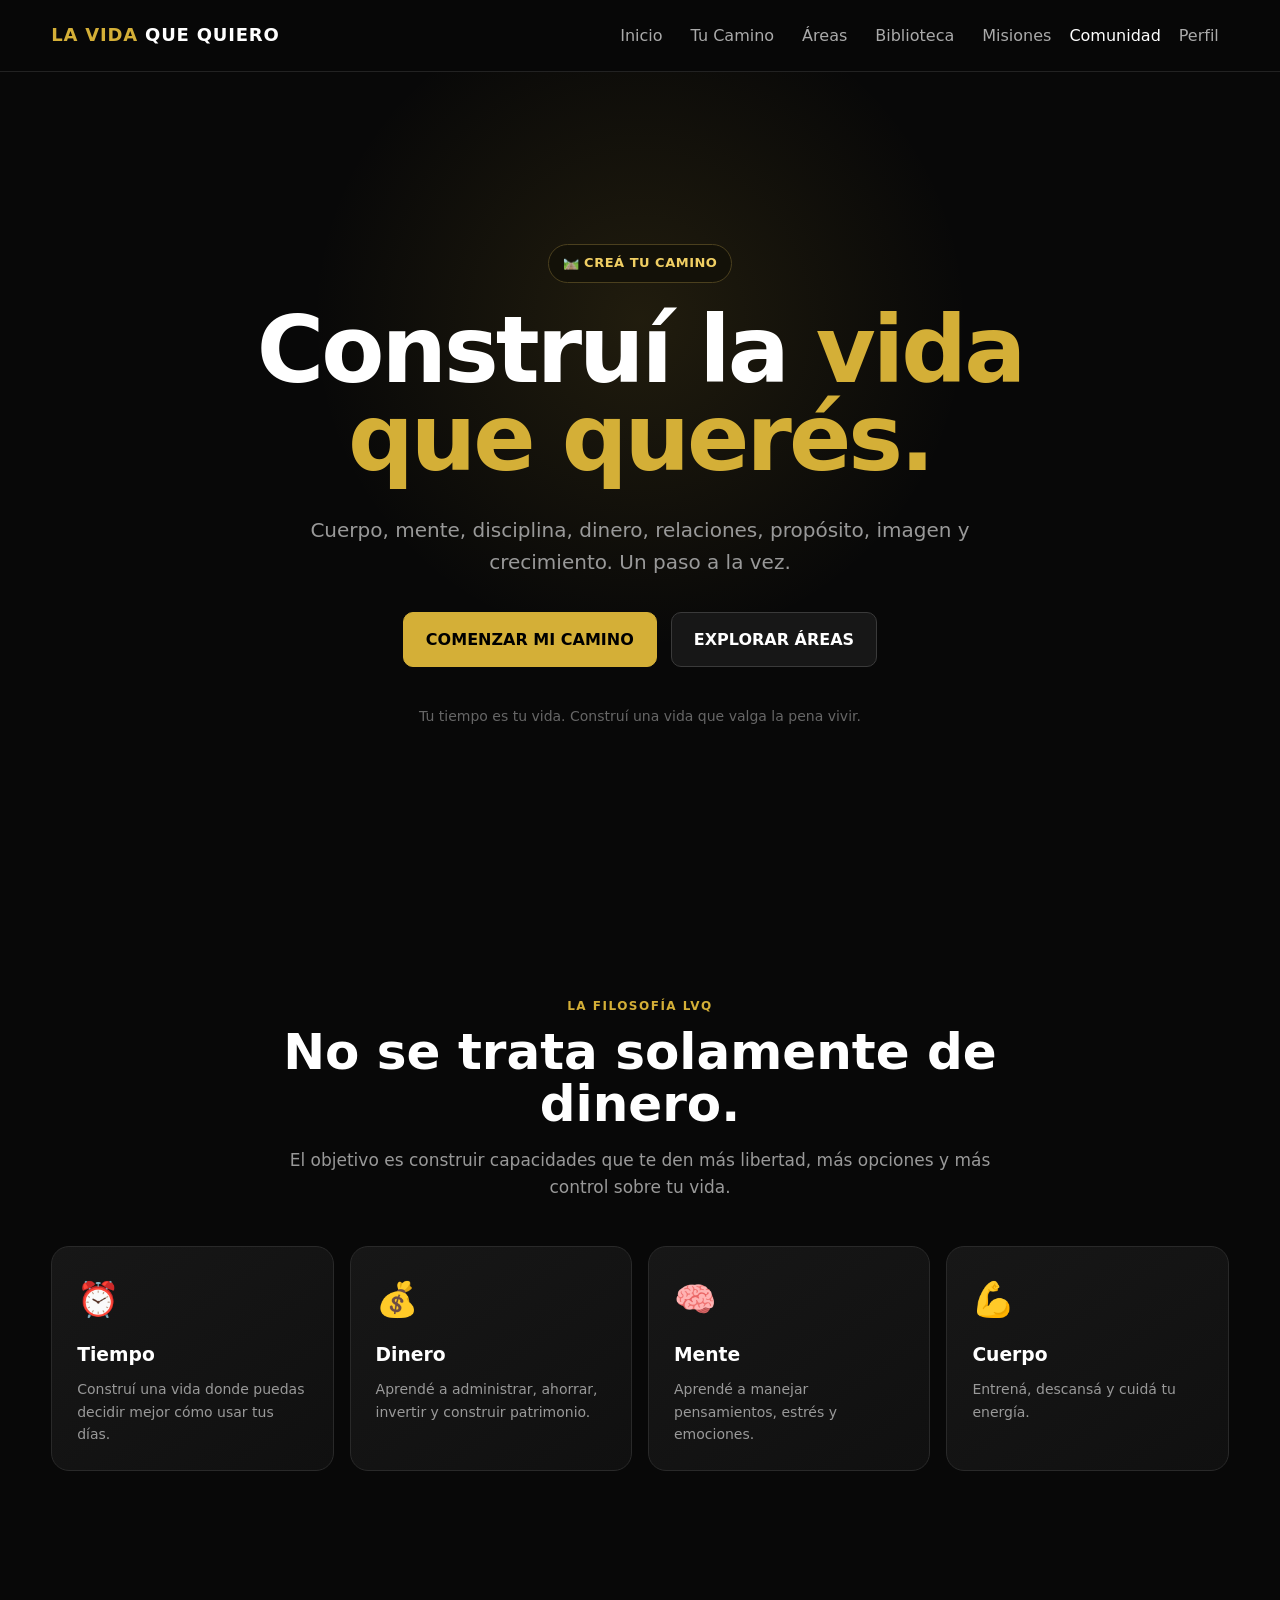
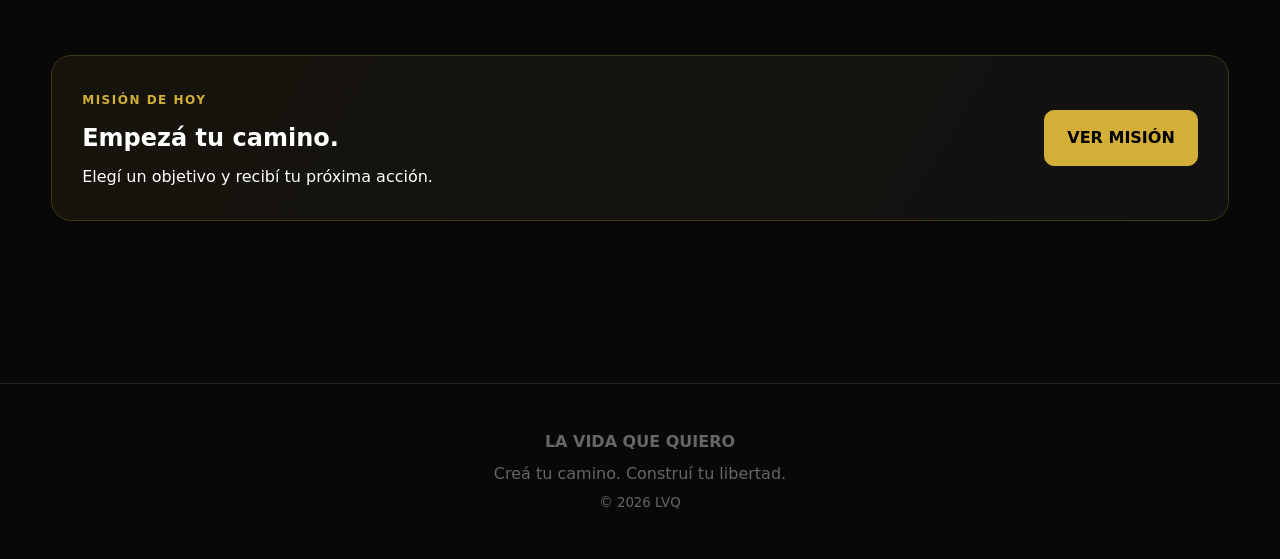
<file: index.html>
<!DOCTYPE html>
<html lang="es">
<head>
  <meta charset="UTF-8">
  <meta name="viewport" content="width=device-width, initial-scale=1.0">
  <meta name="description" content="La Vida Que Quiero - Creá tu camino.">
  <title>La Vida Que Quiero</title>
  <link rel="stylesheet" href="style.css">
</head>

<body>

<header class="topbar">
  <a href="#" class="brand" onclick="showPage('inicio'); return false;">
    <span>LA VIDA</span> QUE QUIERO
  </a>

  <nav class="desktop-nav">
    <button onclick="showPage('inicio')">Inicio</button>
    <button onclick="showPage('camino')">Tu Camino</button>
    <button onclick="showPage('areas')">Áreas</button>
    <button onclick="showPage('biblioteca')">Biblioteca</button>
    <button onclick="showPage('misiones')">Misiones</button>
    <a href="comunidad.html">Comunidad</a>
    <button onclick="showPage('perfil')">Perfil</button>
  </nav>

  <button class="mobile-menu-btn" onclick="toggleMobileMenu()">☰</button>
</header>

<div class="mobile-menu" id="mobileMenu">
  <button onclick="showPage('inicio'); toggleMobileMenu()">Inicio</button>
  <button onclick="showPage('camino'); toggleMobileMenu()">Tu Camino</button>
  <button onclick="showPage('areas'); toggleMobileMenu()">Áreas</button>
  <button onclick="showPage('biblioteca'); toggleMobileMenu()">Biblioteca</button>
  <button onclick="showPage('misiones'); toggleMobileMenu()">Misiones</button>
  <a href="comunidad.html">Comunidad</a>
  <button onclick="showPage('perfil'); toggleMobileMenu()">Perfil</button>
</div>

<main>

<!-- ================= INICIO ================= -->

<section class="page active" id="page-inicio">

  <div class="hero">
    <div class="container hero-content">

      <div class="hero-badge">🛤️ CREÁ TU CAMINO</div>

      <h1>
        Construí la
        <span>vida que querés.</span>
      </h1>

      <p class="hero-text">
        Cuerpo, mente, disciplina, dinero, relaciones,
        propósito, imagen y crecimiento.
        Un paso a la vez.
      </p>

      <div class="hero-actions">
        <button class="primary-btn" onclick="openOnboarding()">
          COMENZAR MI CAMINO
        </button>

        <button class="secondary-btn" onclick="showPage('areas')">
          EXPLORAR ÁREAS
        </button>
      </div>

      <p class="hero-quote">
        Tu tiempo es tu vida. Construí una vida que valga la pena vivir.
      </p>

    </div>
  </div>


  <div class="container section">

    <div class="section-heading">
      <span class="eyebrow">LA FILOSOFÍA LVQ</span>

      <h2>No se trata solamente de dinero.</h2>

      <p>
        El objetivo es construir capacidades que te den más libertad,
        más opciones y más control sobre tu vida.
      </p>
    </div>


    <div class="feature-grid">

      <article class="feature-card">
        <div class="feature-icon">⏰</div>
        <h3>Tiempo</h3>
        <p>
          Construí una vida donde puedas decidir mejor cómo usar tus días.
        </p>
      </article>

      <article class="feature-card">
        <div class="feature-icon">💰</div>
        <h3>Dinero</h3>
        <p>
          Aprendé a administrar, ahorrar, invertir y construir patrimonio.
        </p>
      </article>

      <article class="feature-card">
        <div class="feature-icon">🧠</div>
        <h3>Mente</h3>
        <p>
          Aprendé a manejar pensamientos, estrés y emociones.
        </p>
      </article>

      <article class="feature-card">
        <div class="feature-icon">💪</div>
        <h3>Cuerpo</h3>
        <p>
          Entrená, descansá y cuidá tu energía.
        </p>
      </article>

    </div>

  </div>


  <div class="container section">

    <div class="daily-preview">

      <div>
        <span class="eyebrow">MISIÓN DE HOY</span>
        <h2 id="homeMissionTitle">Empezá tu camino.</h2>
        <p id="homeMissionText">
          Elegí un objetivo y recibí tu próxima acción.
        </p>
      </div>

      <button class="primary-btn" onclick="openDailyMission()">
        VER MISIÓN
      </button>

    </div>

  </div>

</section>


<!-- ================= CAMINO ================= -->

<section class="page" id="page-camino">

  <div class="container section">

    <div class="section-heading left">

      <span class="eyebrow">TU CAMINO</span>

      <h2 id="pathGreeting">Creá tu camino.</h2>

      <p id="pathDescription">
        Elegí un objetivo y empezá a avanzar.
      </p>

    </div>


    <div class="dashboard-grid">

      <div class="dashboard-card large">
        <span>🔥 Actividad</span>

        <strong id="statStreak">0</strong>

        <div class="progress-track">
          <div class="progress-fill" id="streakProgress"></div>
        </div>

        <small>Días con acciones completadas.</small>
      </div>

      <div class="dashboard-card">
        <span>⭐ XP</span>
        <strong id="statXp">0</strong>
        <small>Experiencia</small>
      </div>

      <div class="dashboard-card">
        <span>🏆 Nivel</span>
        <strong id="statLevel">1</strong>
        <small id="statLevelName">Comienzo</small>
      </div>

      <div class="dashboard-card">
        <span>✅ Acciones</span>
        <strong id="statMissions">0</strong>
        <small>Completadas</small>
      </div>

    </div>


    <div class="path-panel">

      <div class="path-header">

        <div>
          <span class="eyebrow">PRÓXIMO PASO</span>

          <h3 id="recommendationTitle">
            Empezá con disciplina.
          </h3>
        </div>

        <span class="path-badge" id="recommendationBadge">
          LVQ
        </span>

      </div>

      <p id="recommendationText">
        Tu próximo paso aparecerá acá.
      </p>

      <button
        class="primary-btn"
        id="recommendationButton"
        onclick="startRecommendedAction()"
      >
        COMENZAR
      </button>

    </div>


    <div class="timeline">

      <article class="timeline-item active">
        <div class="timeline-number">1</div>
        <div>
          <span class="eyebrow">ETAPA 1</span>
          <h3>Ordenar</h3>
          <p>
            Hábitos, mente, cuerpo y finanzas básicas.
          </p>
        </div>
      </article>

      <article class="timeline-item">
        <div class="timeline-number">2</div>
        <div>
          <span class="eyebrow">ETAPA 2</span>
          <h3>Construir</h3>
          <p>
            Habilidades, ingresos, relaciones y físico.
          </p>
        </div>
      </article>

      <article class="timeline-item">
        <div class="timeline-number">3</div>
        <div>
          <span class="eyebrow">ETAPA 3</span>
          <h3>Crecer</h3>
          <p>
            Patrimonio, conocimiento, carácter y propósito.
          </p>
        </div>
      </article>

      <article class="timeline-item">
        <div class="timeline-number">4</div>
        <div>
          <span class="eyebrow">ETAPA 4</span>
          <h3>Libertad</h3>
          <p>
            Más opciones sobre tu tiempo y tu vida.
          </p>
        </div>
      </article>

    </div>

  </div>

</section>


<!-- ================= AREAS ================= -->

<section class="page" id="page-areas">

  <div class="container section">

    <div class="section-heading">

      <span class="eyebrow">ÁREAS DE LVQ</span>

      <h2>Elegí dónde crecer.</h2>

      <p>
        Ahora cada área tiene contenido y acciones propias.
      </p>

    </div>


    <div class="area-grid">

      <article class="area-card" onclick="openArea('cuerpo')">
        <div class="area-icon">💪</div>
        <h3>Cuerpo</h3>
        <p>Entrenamiento, alimentación, sueño y recuperación.</p>
        <span>Entrar →</span>
      </article>

      <article class="area-card" onclick="openArea('mente')">
        <div class="area-icon">🧠</div>
        <h3>Mente y calma</h3>
        <p>Respiración, meditación, pensamientos y calma.</p>
        <span>Entrar →</span>
      </article>

      <article class="area-card" onclick="openArea('disciplina')">
        <div class="area-icon">🔥</div>
        <h3>Disciplina</h3>
        <p>Hábitos, constancia y desafío de 7 días.</p>
        <span>Entrar →</span>
      </article>

      <article class="area-card" onclick="openArea('finanzas')">
        <div class="area-icon">💰</div>
        <h3>Finanzas</h3>
        <p>Ahorro, inversión, riesgo y libertad financiera.</p>
        <span>Entrar →</span>
      </article>

      <article class="area-card" onclick="openArea('negocios')">
        <div class="area-icon">💼</div>
        <h3>Negocios</h3>
        <p>Habilidades, ingresos, ventas y oportunidades.</p>
        <span>Entrar →</span>
      </article>

      <article class="area-card" onclick="openArea('relaciones')">
        <div class="area-icon">❤️</div>
        <h3>Relaciones</h3>
        <p>Vínculos, límites, comunicación y rupturas.</p>
        <span>Entrar →</span>
      </article>

      <article class="area-card" onclick="openArea('proposito')">
        <div class="area-icon">🎯</div>
        <h3>Propósito</h3>
        <p>Valores, visión y objetivos personales.</p>
        <span>Entrar →</span>
      </article>

      <article class="area-card" onclick="openArea('imagen')">
        <div class="area-icon">👔</div>
        <h3>Imagen y estilo</h3>
        <p>Vestimenta, higiene, grooming y perfumes.</p>
        <span>Entrar →</span>
      </article>

    </div>

  </div>

</section>


<!-- ================= BIBLIOTECA ================= -->

<section class="page" id="page-biblioteca">

  <div class="container section">

    <div class="section-heading">

      <span class="eyebrow">BIBLIOTECA</span>

      <h2>Leé. Aprendé. Aplicá.</h2>

      <p>
        Libros para acompañar tu camino.
      </p>

    </div>


    <div class="book-grid">

      <article class="book-card">
        <div class="book-cover"><span>HÁBITOS<br>ATÓMICOS</span></div>
        <span class="book-category">HÁBITOS</span>
        <h3>Hábitos Atómicos</h3>
        <p class="author">James Clear</p>
        <button onclick="openBook('habitos')">Ver libro</button>
      </article>

      <article class="book-card">
        <div class="book-cover"><span>PSICOLOGÍA<br>DEL DINERO</span></div>
        <span class="book-category">DINERO</span>
        <h3>La Psicología del Dinero</h3>
        <p class="author">Morgan Housel</p>
        <button onclick="openBook('dinero')">Ver libro</button>
      </article>

      <article class="book-card">
        <div class="book-cover"><span>HOMBRE MÁS<br>RICO</span></div>
        <span class="book-category">FINANZAS</span>
        <h3>El Hombre Más Rico de Babilonia</h3>
        <p class="author">George S. Clason</p>
        <button onclick="openBook('babilonia')">Ver libro</button>
      </article>

      <article class="book-card">
        <div class="book-cover"><span>PIENSE Y<br>HÁGASE RICO</span></div>
        <span class="book-category">MENTALIDAD</span>
        <h3>Piense y Hágase Rico</h3>
        <p class="author">Napoleon Hill</p>
        <button onclick="openBook('piense')">Ver libro</button>
      </article>

      <article class="book-card">
        <div class="book-cover"><span>7<br>HÁBITOS</span></div>
        <span class="book-category">EFECTIVIDAD</span>
        <h3>Los 7 hábitos de la gente altamente efectiva</h3>
        <p class="author">Stephen R. Covey</p>
        <button onclick="openBook('7habitos')">Ver libro</button>
      </article>

      <article class="book-card">
        <div class="book-cover"><span>CÓMO GANAR<br>AMIGOS</span></div>
        <span class="book-category">RELACIONES</span>
        <h3>Cómo ganar amigos e influir sobre las personas</h3>
        <p class="author">Dale Carnegie</p>
        <button onclick="openBook('carnegie')">Ver libro</button>
      </article>

    </div>

  </div>

</section>


<!-- ================= MISIONES ================= -->

<section class="page" id="page-misiones">

  <div class="container section">

    <div class="section-heading">

      <span class="eyebrow">MISIONES</span>

      <h2>Un paso cada día.</h2>

      <p>
        Elegí una acción concreta y hacela.
      </p>

    </div>


    <div class="mission-feature">

      <span class="eyebrow">MISIÓN DE HOY</span>

      <h2 id="missionTitle">Tu misión.</h2>

      <p id="missionDescription">
        Tu misión aparecerá acá.
      </p>

      <div class="mission-meta">
        <span id="missionCategory">General</span>
        <span>+100 XP</span>
      </div>

      <button
        class="primary-btn"
        id="missionButton"
        onclick="completeTodayMission()"
      >
        COMPLETAR MISIÓN
      </button>

    </div>

  </div>

</section>


<!-- ================= PERFIL ================= -->

<section class="page" id="page-perfil">

  <div class="container section">

    <div class="section-heading left">

      <span class="eyebrow">TU PERFIL</span>

      <h2 id="profileTitle">Tu progreso.</h2>

      <p>
        En esta versión tus datos se guardan en el navegador.
      </p>

    </div>


    <div class="profile-grid">

      <div class="profile-card">
        <div class="avatar" id="avatar">LVQ</div>

        <div>
          <h3 id="profileName">Constructor</h3>
          <p id="profileObjective">
            Objetivo: Elegí uno para comenzar.
          </p>
        </div>
      </div>

      <div class="profile-card vertical">
        <span class="eyebrow">NIVEL</span>
        <strong class="big-number" id="profileLevel">1</strong>
        <p id="profileLevelName">Comienzo</p>
      </div>

      <div class="profile-card vertical">
        <span class="eyebrow">XP</span>
        <strong class="big-number" id="profileXp">0</strong>
        <p>Experiencia</p>
      </div>

      <div class="profile-card vertical">
        <span class="eyebrow">ACCIONES</span>
        <strong class="big-number" id="profileActions">0</strong>
        <p>Completadas</p>
      </div>

    </div>


    <div class="privacy-note">

      <strong>🔒 Datos de esta versión</strong>

      <p>
        Se guardan localmente en tu navegador.
        Más adelante conectaremos cuentas, base de datos y sincronización.
      </p>

    </div>

  </div>

</section>

</main>


<!-- ================= ONBOARDING ================= -->

<div class="modal" id="onboardingModal">

  <div class="modal-box">

    <button class="close-btn" onclick="closeModal('onboardingModal')">×</button>


    <div class="onboarding-step active" id="onboarding1">

      <span class="eyebrow">PASO 1 DE 3</span>

      <h2>¿Cómo te llamás?</h2>

      <p>Vamos a personalizar tu camino.</p>

      <input
        class="text-input"
        id="nameInput"
        maxlength="30"
        placeholder="Tu nombre"
      >

      <button
        class="primary-btn full-btn"
        onclick="nextOnboarding(2)"
      >
        CONTINUAR
      </button>

    </div>


    <div class="onboarding-step" id="onboarding2">

      <span class="eyebrow">PASO 2 DE 3</span>

      <h2>¿Qué querés mejorar primero?</h2>

      <div class="choice-grid">

        <button onclick="selectGoal(this,'Cuerpo')">💪 Cuerpo</button>
        <button onclick="selectGoal(this,'Mente')">🧠 Mente</button>
        <button onclick="selectGoal(this,'Disciplina')">🔥 Disciplina</button>
        <button onclick="selectGoal(this,'Finanzas')">💰 Finanzas</button>
        <button onclick="selectGoal(this,'Negocios')">💼 Negocios</button>
        <button onclick="selectGoal(this,'Relaciones')">❤️ Relaciones</button>
        <button onclick="selectGoal(this,'Propósito')">🎯 Propósito</button>
        <button onclick="selectGoal(this,'Imagen')">👔 Imagen</button>

      </div>

      <button
        class="primary-btn full-btn"
        onclick="nextOnboarding(3)"
      >
        CONTINUAR
      </button>

    </div>


    <div class="onboarding-step" id="onboarding3">

      <span class="eyebrow">PASO 3 DE 3</span>

      <h2>¿Cuánto tiempo tenés?</h2>

      <div class="choice-grid">

        <button onclick="selectTime(this,'10 minutos')">⚡ 10 minutos</button>
        <button onclick="selectTime(this,'30 minutos')">🔥 30 minutos</button>
        <button onclick="selectTime(this,'1 hora')">💪 1 hora</button>
        <button onclick="selectTime(this,'Más de 1 hora')">🚀 Más de 1 hora</button>

      </div>

      <button
        class="primary-btn full-btn"
        onclick="finishOnboarding()"
      >
        CREAR MI CAMINO
      </button>

    </div>

  </div>

</div>


<!-- ================= AREA MODAL ================= -->

<div class="modal" id="areaModal">

  <div class="modal-box wide">

    <button class="close-btn" onclick="closeModal('areaModal')">×</button>

    <span class="eyebrow" id="areaEyebrow">ÁREA</span>

    <h2 id="areaTitle">Área</h2>

    <p id="areaIntro">Descripción.</p>

    <div id="areaContent" class="content-blocks"></div>

  </div>

</div>


<!-- ================= DISCIPLINA ================= -->

<div class="modal" id="disciplineModal">

  <div class="modal-box wide">

    <button class="close-btn" onclick="closeModal('disciplineModal')">×</button>

    <span class="eyebrow">DESAFÍO</span>

    <h2>🔥 7 Días de Disciplina</h2>

    <p>
      Una misión pequeña cada día.
    </p>

    <div class="progress-info">
      <span>Progreso</span>
      <strong id="disciplineProgressText">0 / 7</strong>
    </div>

    <div class="progress-track">
      <div class="progress-fill" id="disciplineProgress"></div>
    </div>

    <div id="disciplineDays"></div>

    <div class="success-box" id="disciplineSuccess">
      <div class="success-icon">🏆</div>
      <h3>Desafío completado</h3>
      <p>
        Completaste los 7 días.
      </p>
    </div>

    <button class="secondary-btn full-btn" onclick="resetDiscipline()">
      Reiniciar desafío
    </button>

  </div>

</div>


<!-- ================= LIBRO ================= -->

<div class="modal" id="bookModal">

  <div class="modal-box">

    <button class="close-btn" onclick="closeModal('bookModal')">×</button>

    <span class="eyebrow" id="bookCategory">LIBRO</span>

    <h2 id="bookTitle">Libro</h2>

    <p class="book-author-modal" id="bookAuthor">Autor</p>

    <div id="bookDescription"></div>

    <button
      class="primary-btn full-btn"
      id="bookActionButton"
    >
      MARCAR COMO LEÍDO
    </button>

  </div>

</div>


<!-- ================= MISION ================= -->

<div class="modal" id="missionModal">

  <div class="modal-box">

    <button class="close-btn" onclick="closeModal('missionModal')">×</button>

    <span class="eyebrow">MISIÓN</span>

    <h2 id="modalMissionTitle">Misión</h2>

    <p id="modalMissionText">...</p>

    <button
      class="primary-btn full-btn"
      onclick="completeTodayMission(true)"
    >
      COMPLETAR +100 XP
    </button>

  </div>

</div>


<!-- ================= FINANZAS CALCULATOR ================= -->

<div class="modal" id="financeModal">

  <div class="modal-box">

    <button class="close-btn" onclick="closeModal('financeModal')">×</button>

    <span class="eyebrow">FINANZAS</span>

    <h2>💰 Tu punto de partida</h2>

    <p>
      Usá esta herramienta como simulación educativa.
    </p>

    <div class="form-grid">

      <div>
        <label>Ingresos mensuales</label>
        <input type="number" id="financeIncome" placeholder="1500000">
      </div>

      <div>
        <label>Gastos mensuales</label>
        <input type="number" id="financeExpenses" placeholder="1000000">
      </div>

      <div>
        <label>Patrimonio actual</label>
        <input type="number" id="financeAssets" placeholder="0">
      </div>

      <div>
        <label>Meta de patrimonio</label>
        <input type="number" id="financeTarget" placeholder="25000000">
      </div>

    </div>

    <button class="primary-btn full-btn" onclick="calculateFinance()">
      CALCULAR
    </button>

    <div id="financeResult" class="result-box"></div>

  </div>

</div>


<!-- ================= MENTE ================= -->

<div class="modal" id="mindModal">

  <div class="modal-box">

    <button class="close-btn" onclick="closeModal('mindModal')">×</button>

    <span class="eyebrow">MENTE Y CALMA</span>

    <h2>🧠 Respiración de 2 minutos</h2>

    <p>
      Inspirá suavemente durante 4 segundos y exhalá durante 6.
      No fuerces la respiración.
    </p>

    <div class="breathing-circle" id="breathingCircle">
      <span id="breathingText">Listo</span>
    </div>

    <div class="timer-large" id="breathingTimer">02:00</div>

    <div class="modal-actions">

      <button class="primary-btn" id="breathingStartBtn" onclick="startBreathing()">
        EMPEZAR
      </button>

      <button class="secondary-btn" onclick="stopBreathing()">
        DETENER
      </button>

    </div>

    <div class="content-block">
      <h3>🧘 Mini meditación</h3>
      <p>
        Durante 5 minutos observá tu respiración.
        Cuando aparezca un pensamiento, reconocelo y volvé suavemente
        a la respiración.
      </p>
    </div>

  </div>

</div>


<!-- ================= PROPOSITO ================= -->

<div class="modal" id="purposeModal">

  <div class="modal-box">

    <button class="close-btn" onclick="closeModal('purposeModal')">×</button>

    <span class="eyebrow">PROPÓSITO</span>

    <h2>🎯 Construí tu dirección</h2>

    <p>
      Elegí valores que querés representar y definí un objetivo de 90 días.
    </p>

    <div class="value-grid">

      <button onclick="toggleValue(this,'Disciplina')">🔥 Disciplina</button>
      <button onclick="toggleValue(this,'Honestidad')">🤝 Honestidad</button>
      <button onclick="toggleValue(this,'Valentía')">🦁 Valentía</button>
      <button onclick="toggleValue(this,'Responsabilidad')">🎯 Responsabilidad</button>
      <button onclick="toggleValue(this,'Respeto')">❤️ Respeto</button>
      <button onclick="toggleValue(this,'Libertad')">🕊️ Libertad</button>

    </div>

    <label>Mi objetivo de 90 días</label>

    <textarea id="purposeGoal" placeholder="Ej: ahorrar X, terminar un curso, mejorar mi físico..."></textarea>

    <button class="primary-btn full-btn" onclick="savePurpose()">
      GUARDAR MI OBJETIVO
    </button>

    <div id="purposeSaved" class="success-box"></div>

  </div>

</div>


<!-- ================= RELACIONES ================= -->

<div class="modal" id="relationsModal">

  <div class="modal-box wide">

    <button class="close-btn" onclick="closeModal('relationsModal')">×</button>

    <span class="eyebrow">RELACIONES</span>

    <h2>❤️ Relaciones y límites</h2>

    <div class="content-blocks">

      <div class="content-block">
        <h3>✅ Relaciones saludables</h3>
        <p>
          Respeto, comunicación, reciprocidad, confianza y espacio personal.
        </p>
      </div>

      <div class="content-block">
        <h3>⚠️ Señales de alerta</h3>
        <p>
          Control excesivo, chantaje emocional, aislamiento, humillaciones
          y patrones repetidos de manipulación.
        </p>
      </div>

      <div class="content-block">
        <h3>🧠 Sobre narcisismo</h3>
        <p>
          Podemos aprender sobre rasgos y patrones de comportamiento,
          pero una plataforma no puede diagnosticar a otra persona.
        </p>
      </div>

      <div class="content-block">
        <h3>💔 Después de una ruptura</h3>
        <p>
          Volvé a tus rutinas, cuidá tus vínculos, procesá lo ocurrido,
          poné límites y reconstruí proyectos propios.
        </p>
      </div>

    </div>

    <button class="primary-btn full-btn" onclick="completeSimpleAction('relaciones')">
      COMPLETÉ ESTA LECCIÓN +50 XP
    </button>

  </div>

</div>


<!-- ================= FOOTER ================= -->

<footer>

  <div class="container footer-content">

    <strong>LA VIDA QUE QUIERO</strong>

    <p>Creá tu camino. Construí tu libertad.</p>

    <small>© 2026 LVQ</small>

  </div>

</footer>


<script src="app.js"></script>

</body>
</html>
</file>
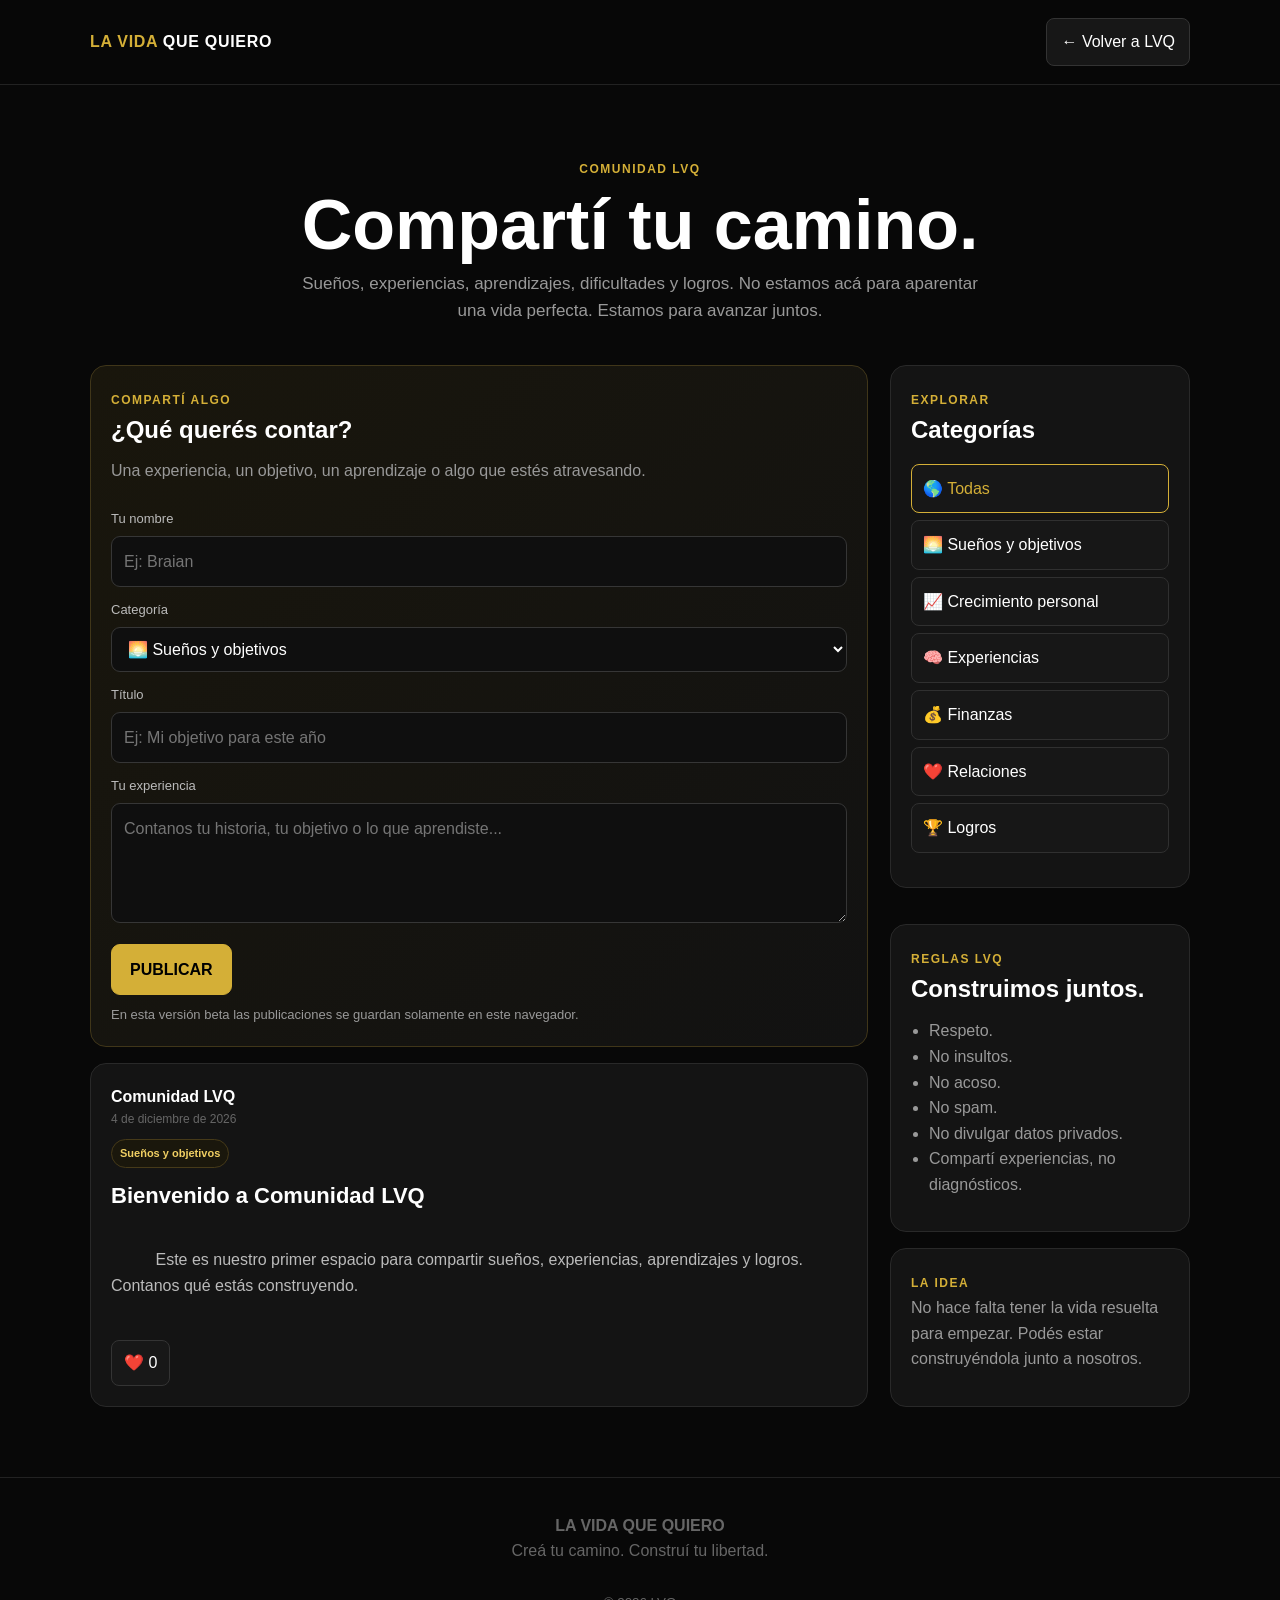
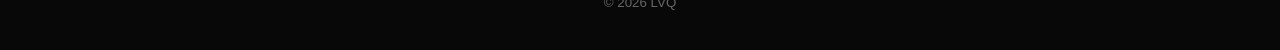
<file: comunidad.html>
<!DOCTYPE html>
<html lang="es">
<head>
  <meta charset="UTF-8">
  <meta name="viewport" content="width=device-width, initial-scale=1.0">

  <title>Comunidad LVQ</title>

  <style>
    :root {
      --bg: #080808;
      --card: #141414;
      --card2: #181818;
      --border: #292929;
      --text: #fff;
      --muted: #999;
      --gold: #d4af37;
      --gold-light: #f0cf63;
    }

    * {
      box-sizing: border-box;
      margin: 0;
      padding: 0;
    }

    body {
      font-family: Arial, sans-serif;
      background: var(--bg);
      color: var(--text);
      line-height: 1.6;
    }

    button,
    input,
    textarea,
    select {
      font: inherit;
    }

    button {
      cursor: pointer;
    }

    .container {
      width: min(1100px, 92%);
      margin: auto;
    }

    header {
      position: sticky;
      top: 0;
      z-index: 100;

      background: rgba(8,8,8,.94);
      backdrop-filter: blur(10px);

      border-bottom: 1px solid #222;

      padding: 18px 4%;
    }

    .header-inner {
      max-width: 1100px;
      margin: auto;

      display: flex;
      justify-content: space-between;
      align-items: center;
      gap: 15px;
    }

    .logo {
      color: white;
      text-decoration: none;
      font-weight: 900;
      letter-spacing: .7px;
    }

    .logo span {
      color: var(--gold);
    }

    .back-btn {
      background: #171717;
      border: 1px solid #333;
      color: #fff;
      padding: 10px 14px;
      border-radius: 8px;
      text-decoration: none;
    }

    .back-btn:hover {
      border-color: var(--gold);
      color: var(--gold);
    }

    .hero {
      padding: 70px 0 40px;
      text-align: center;
    }

    .eyebrow {
      color: var(--gold);
      font-size: 12px;
      font-weight: 900;
      letter-spacing: 1.5px;
    }

    .hero h1 {
      font-size: clamp(38px, 7vw, 70px);
      margin: 10px 0;
      line-height: 1;
    }

    .hero p {
      max-width: 700px;
      margin: 0 auto;
      color: var(--muted);
      font-size: 17px;
    }

    .layout {
      display: grid;
      grid-template-columns: 1fr 300px;
      gap: 22px;
      padding-bottom: 70px;
    }

    .main-column,
    .sidebar {
      display: grid;
      gap: 16px;
    }

    .panel {
      background: var(--card);
      border: 1px solid var(--border);
      border-radius: 16px;
      padding: 20px;
    }

    .panel h2 {
      margin-bottom: 8px;
    }

    .panel p {
      color: var(--muted);
    }

    .new-post {
      background:
        linear-gradient(
          135deg,
          #19160c,
          #121212
        );
      border-color: #403619;
    }

    .form-group {
      margin-bottom: 13px;
    }

    label {
      display: block;
      margin-bottom: 6px;
      font-size: 13px;
      color: #bbb;
    }

    input,
    textarea,
    select {
      width: 100%;
      border-radius: 9px;
      border: 1px solid #363636;
      background: #0f0f0f;
      color: #fff;
      padding: 12px;
      outline: none;
    }

    input:focus,
    textarea:focus,
    select:focus {
      border-color: var(--gold);
    }

    textarea {
      min-height: 120px;
      resize: vertical;
    }

    .primary {
      border: 1px solid var(--gold);
      background: var(--gold);
      color: #000;
      padding: 12px 18px;
      border-radius: 9px;
      font-weight: 900;
    }

    .primary:hover {
      background: var(--gold-light);
    }

    .category-list {
      display: grid;
      gap: 7px;
      margin-top: 14px;
    }

    .category-btn {
      width: 100%;
      text-align: left;
      padding: 11px;
      border-radius: 8px;
      border: 1px solid #303030;
      background: #171717;
      color: #fff;
    }

    .category-btn:hover,
    .category-btn.active {
      border-color: var(--gold);
      color: var(--gold);
    }

    .rules {
      margin-top: 20px;
    }

    .rules ul {
      margin: 10px 0 0 18px;
      color: var(--muted);
    }

    .post {
      background: var(--card);
      border: 1px solid var(--border);
      border-radius: 16px;
      padding: 20px;
    }

    .post + .post {
      margin-top: 14px;
    }

    .post-top {
      display: flex;
      justify-content: space-between;
      gap: 15px;
      margin-bottom: 10px;
    }

    .post-author {
      font-weight: 900;
    }

    .post-date {
      color: #666;
      font-size: 12px;
    }

    .post-category {
      display: inline-block;
      margin-bottom: 10px;
      padding: 5px 8px;
      border-radius: 999px;
      border: 1px solid #463a19;
      background: #1a170c;
      color: var(--gold-light);
      font-size: 11px;
      font-weight: 800;
    }

    .post h3 {
      margin-bottom: 8px;
      font-size: 22px;
    }

    .post-content {
      color: #bbb;
      white-space: pre-wrap;
    }

    .post-actions {
      display: flex;
      gap: 8px;
      margin-top: 16px;
      flex-wrap: wrap;
    }

    .action-btn {
      border: 1px solid #343434;
      background: #181818;
      color: #fff;
      padding: 9px 12px;
      border-radius: 8px;
    }

    .action-btn:hover {
      border-color: var(--gold);
    }

    .empty {
      padding: 45px 20px;
      text-align: center;
      color: #777;
      border: 1px dashed #333;
      border-radius: 15px;
    }

    .notice {
      color: #888;
      font-size: 13px;
      margin-top: 10px;
    }

    footer {
      text-align: center;
      border-top: 1px solid #222;
      padding: 35px 20px;
      color: #666;
    }

    @media (max-width: 800px) {
      .layout {
        grid-template-columns: 1fr;
      }
    }
  </style>
</head>

<body>

<header>
  <div class="header-inner">
    <a class="logo" href="index.html">
      <span>LA VIDA</span> QUE QUIERO
    </a>

    <a class="back-btn" href="index.html">
      ← Volver a LVQ
    </a>
  </div>
</header>


<section class="hero">
  <div class="container">
    <span class="eyebrow">COMUNIDAD LVQ</span>

    <h1>Compartí tu camino.</h1>

    <p>
      Sueños, experiencias, aprendizajes, dificultades y logros.
      No estamos acá para aparentar una vida perfecta.
      Estamos para avanzar juntos.
    </p>
  </div>
</section>


<main class="container layout">

  <section class="main-column">

    <div class="panel new-post">

      <span class="eyebrow">COMPARTÍ ALGO</span>

      <h2>¿Qué querés contar?</h2>

      <p>
        Una experiencia, un objetivo, un aprendizaje o algo que estés atravesando.
      </p>

      <br>

      <div class="form-group">
        <label for="author">Tu nombre</label>

        <input
          id="author"
          type="text"
          maxlength="30"
          placeholder="Ej: Braian"
        >
      </div>


      <div class="form-group">
        <label for="category">Categoría</label>

        <select id="category">

          <option value="Sueños y objetivos">
            🌅 Sueños y objetivos
          </option>

          <option value="Crecimiento personal">
            📈 Crecimiento personal
          </option>

          <option value="Experiencias">
            🧠 Experiencias
          </option>

          <option value="Finanzas">
            💰 Finanzas
          </option>

          <option value="Relaciones">
            ❤️ Relaciones
          </option>

          <option value="Logros">
            🏆 Logros
          </option>

        </select>
      </div>


      <div class="form-group">
        <label for="title">Título</label>

        <input
          id="title"
          type="text"
          maxlength="80"
          placeholder="Ej: Mi objetivo para este año"
        >
      </div>


      <div class="form-group">
        <label for="content">Tu experiencia</label>

        <textarea
          id="content"
          maxlength="1200"
          placeholder="Contanos tu historia, tu objetivo o lo que aprendiste..."
        ></textarea>
      </div>


      <button class="primary" onclick="createPost()">
        PUBLICAR
      </button>

      <p class="notice">
        En esta versión beta las publicaciones se guardan
        solamente en este navegador.
      </p>

    </div>


    <div id="posts"></div>

  </section>


  <aside class="sidebar">

    <div class="panel">

      <span class="eyebrow">EXPLORAR</span>

      <h2>Categorías</h2>

      <div class="category-list">

        <button
          class="category-btn active"
          data-category="Todas"
          onclick="filterCategory('Todas')"
        >
          🌎 Todas
        </button>

        <button
          class="category-btn"
          data-category="Sueños y objetivos"
          onclick="filterCategory('Sueños y objetivos')"
        >
          🌅 Sueños y objetivos
        </button>

        <button
          class="category-btn"
          data-category="Crecimiento personal"
          onclick="filterCategory('Crecimiento personal')"
        >
          📈 Crecimiento personal
        </button>

        <button
          class="category-btn"
          data-category="Experiencias"
          onclick="filterCategory('Experiencias')"
        >
          🧠 Experiencias
        </button>

        <button
          class="category-btn"
          data-category="Finanzas"
          onclick="filterCategory('Finanzas')"
        >
          💰 Finanzas
        </button>

        <button
          class="category-btn"
          data-category="Relaciones"
          onclick="filterCategory('Relaciones')"
        >
          ❤️ Relaciones
        </button>

        <button
          class="category-btn"
          data-category="Logros"
          onclick="filterCategory('Logros')"
        >
          🏆 Logros
        </button>

      </div>

    </div>


    <div class="panel rules">

      <span class="eyebrow">REGLAS LVQ</span>

      <h2>Construimos juntos.</h2>

      <ul>
        <li>Respeto.</li>
        <li>No insultos.</li>
        <li>No acoso.</li>
        <li>No spam.</li>
        <li>No divulgar datos privados.</li>
        <li>Compartí experiencias, no diagnósticos.</li>
      </ul>

    </div>


    <div class="panel">

      <span class="eyebrow">LA IDEA</span>

      <p>
        No hace falta tener la vida resuelta para empezar.
        Podés estar construyéndola junto a nosotros.
      </p>

    </div>

  </aside>

</main>


<footer>

  <strong>LA VIDA QUE QUIERO</strong>

  <p>
    Creá tu camino. Construí tu libertad.
  </p>

  <br>

  <small>
    © 2026 LVQ
  </small>

</footer>


<script>

const STORAGE = "lvq_community_v1";

let posts = loadPosts();

let activeCategory = "Todas";


function loadPosts() {

  try {

    const saved =
      localStorage.getItem(STORAGE);

    if (!saved) {

      return [
        {
          id: Date.now(),
          author: "Comunidad LVQ",
          category: "Sueños y objetivos",
          title: "Bienvenido a Comunidad LVQ",
          content:
            "Este es nuestro primer espacio para compartir sueños, experiencias, aprendizajes y logros. Contanos qué estás construyendo.",
          likes: 0,
          createdAt: new Date().toISOString()
        }
      ];

    }

    return JSON.parse(saved);

  } catch (error) {

    return [];

  }

}


function savePosts() {

  localStorage.setItem(
    STORAGE,
    JSON.stringify(posts)
  );

}


function createPost() {

  const author =
    document.getElementById("author")
      .value
      .trim();

  const category =
    document.getElementById("category")
      .value;

  const title =
    document.getElementById("title")
      .value
      .trim();

  const content =
    document.getElementById("content")
      .value
      .trim();


  if (!author) {

    alert("Escribí tu nombre.");

    return;

  }


  if (!title) {

    alert("Poné un título.");

    return;

  }


  if (!content) {

    alert("Escribí tu experiencia.");

    return;

  }


  const newPost = {

    id: Date.now(),

    author,

    category,

    title,

    content,

    likes: 0,

    createdAt:
      new Date().toISOString()

  };


  posts.unshift(newPost);

  savePosts();


  document.getElementById("title")
    .value = "";

  document.getElementById("content")
    .value = "";


  renderPosts();

  window.scrollTo({
    top: 300,
    behavior: "smooth"
  });

}


function formatDate(dateString) {

  const date =
    new Date(dateString);

  return date.toLocaleDateString(
    "es-AR",
    {
      day: "numeric",
      month: "long",
      year: "numeric"
    }
  );

}


function likePost(id) {

  const post =
    posts.find(
      item => item.id === id
    );


  if (!post) return;


  post.likes++;

  savePosts();

  renderPosts();

}


function filterCategory(category) {

  activeCategory = category;


  document
    .querySelectorAll(".category-btn")
    .forEach(button => {

      button.classList.toggle(
        "active",
        button.dataset.category === category
      );

    });


  renderPosts();

}


function escapeHTML(text) {

  return text
    .replace(/&/g, "&amp;")
    .replace(/</g, "&lt;")
    .replace(/>/g, "&gt;")
    .replace(/"/g, "&quot;")
    .replace(/'/g, "&#039;");

}


function renderPosts() {

  const container =
    document.getElementById("posts");


  const filtered =
    activeCategory === "Todas"

      ? posts

      : posts.filter(
          post =>
            post.category === activeCategory
        );


  if (!filtered.length) {

    container.innerHTML = `
      <div class="empty">
        <h3>No hay publicaciones todavía.</h3>
        <p>Podés ser la primera persona en compartir algo.</p>
      </div>
    `;

    return;

  }


  container.innerHTML =
    filtered.map(post => `

      <article class="post">

        <div class="post-top">

          <div>
            <div class="post-author">
              ${escapeHTML(post.author)}
            </div>

            <div class="post-date">
              ${formatDate(post.createdAt)}
            </div>
          </div>

        </div>


        <span class="post-category">
          ${escapeHTML(post.category)}
        </span>


        <h3>
          ${escapeHTML(post.title)}
        </h3>


        <div class="post-content">
          ${escapeHTML(post.content)}
        </div>


        <div class="post-actions">

          <button
            class="action-btn"
            onclick="likePost(${post.id})"
          >
            ❤️ ${post.likes}
          </button>

        </div>

      </article>

    `).join("");

}


renderPosts();

</script>

</body>
</html>
</file>
<file: style.css>
:root {
  --bg: #080808;
  --bg-soft: #101010;
  --card: #141414;
  --card-2: #181818;
  --border: #292929;
  --text: #ffffff;
  --muted: #999999;
  --gold: #d4af37;
  --gold-light: #f0cf63;
  --danger: #b84d4d;
  --max: 1180px;
}

* {
  margin: 0;
  padding: 0;
  box-sizing: border-box;
}

html {
  scroll-behavior: smooth;
}

body {
  font-family:
    Inter,
    system-ui,
    -apple-system,
    BlinkMacSystemFont,
    "Segoe UI",
    sans-serif;

  background: var(--bg);
  color: var(--text);
  line-height: 1.6;
}

button,
input {
  font: inherit;
}

button {
  cursor: pointer;
}

a {
  color: inherit;
  text-decoration: none;
}

.container {
  width: min(var(--max), 92%);
  margin: auto;
}

/* =========================
   TOPBAR
========================= */

.topbar {
  position: fixed;
  top: 0;
  left: 0;
  width: 100%;
  height: 72px;
  z-index: 1000;

  display: flex;
  align-items: center;
  justify-content: space-between;

  padding: 0 4%;

  background: rgba(8, 8, 8, .92);
  border-bottom: 1px solid #222;

  backdrop-filter: blur(14px);
}

.brand {
  font-size: 18px;
  font-weight: 900;
  letter-spacing: .8px;
  white-space: nowrap;
}

.brand span {
  color: var(--gold);
}

.desktop-nav {
  display: flex;
  align-items: center;
  gap: 8px;
}

.desktop-nav button,
.mobile-menu button {
  background: transparent;
  border: 0;
  color: #aaa;
  padding: 9px 10px;
  border-radius: 8px;
}

.desktop-nav button:hover,
.mobile-menu button:hover {
  color: var(--gold);
  background: #151515;
}

.mobile-menu-btn {
  display: none;

  background: #151515;
  border: 1px solid #333;
  color: #fff;
  padding: 8px 10px;
  border-radius: 8px;
}

.mobile-menu {
  display: none;

  position: fixed;
  top: 72px;
  left: 0;
  width: 100%;
  z-index: 999;

  background: #0e0e0e;
  border-bottom: 1px solid #222;

  padding: 14px;
}

.mobile-menu.open {
  display: grid;
  gap: 6px;
}

/* =========================
   PAGES
========================= */

main {
  padding-top: 72px;
}

.page {
  display: none;
  min-height: calc(100vh - 72px);
}

.page.active {
  display: block;
}

/* =========================
   HERO
========================= */

.hero {
  min-height: calc(100vh - 72px);

  display: flex;
  align-items: center;
  justify-content: center;

  padding: 100px 20px;

  text-align: center;

  background:
    radial-gradient(
      circle at 50% 30%,
      rgba(212, 175, 55, .12),
      transparent 38%
    );
}

.hero-content {
  max-width: 940px;
}

.hero-badge {
  display: inline-flex;
  padding: 8px 14px;
  margin-bottom: 24px;

  border-radius: 999px;
  border: 1px solid #4b401e;

  color: var(--gold-light);
  background: #131108;

  font-size: 13px;
  font-weight: 800;
  letter-spacing: .5px;
}

.hero h1 {
  font-size: clamp(48px, 8vw, 92px);
  line-height: .96;
  letter-spacing: -3px;
}

.hero h1 span {
  color: var(--gold);
}

.hero-text {
  max-width: 720px;
  margin: 30px auto 34px;

  color: var(--muted);

  font-size: 20px;
}

.hero-actions {
  display: flex;
  justify-content: center;
  gap: 14px;
  flex-wrap: wrap;
}

.hero-quote {
  margin-top: 38px;
  color: #666;
  font-size: 14px;
}

/* =========================
   BUTTONS
========================= */

.primary-btn,
.secondary-btn {
  border-radius: 10px;
  padding: 14px 22px;
  font-weight: 900;
  transition: .25s;
}

.primary-btn {
  border: 1px solid var(--gold);
  background: var(--gold);
  color: #000;
}

.primary-btn:hover {
  background: var(--gold-light);
  transform: translateY(-2px);
}

.secondary-btn {
  border: 1px solid #3a3a3a;
  background: #171717;
  color: #fff;
}

.secondary-btn:hover {
  border-color: var(--gold);
  color: var(--gold);
}

.full-btn {
  width: 100%;
}

/* =========================
   SECTIONS
========================= */

.section {
  padding: 92px 0;
}

.section-heading {
  max-width: 760px;
  margin: 0 auto 45px;
  text-align: center;
}

.section-heading.left {
  margin-left: 0;
  text-align: left;
}

.section-heading h2 {
  font-size: clamp(34px, 5vw, 50px);
  line-height: 1.05;
  margin: 8px 0 16px;
}

.section-heading p {
  color: var(--muted);
  font-size: 17px;
}

.eyebrow {
  color: var(--gold);
  font-size: 12px;
  font-weight: 900;
  letter-spacing: 1.5px;
}

/* =========================
   FEATURE
========================= */

.feature-grid {
  display: grid;
  grid-template-columns: repeat(4, 1fr);
  gap: 16px;
}

.feature-card,
.dashboard-card,
.path-panel,
.profile-card,
.mission-feature,
.mini-mission,
.privacy-note {
  background:
    linear-gradient(145deg, #171717, #101010);

  border: 1px solid var(--border);
  border-radius: 18px;
}

.feature-card {
  padding: 25px;
}

.feature-icon {
  font-size: 34px;
  margin-bottom: 14px;
}

.feature-card h3 {
  margin-bottom: 8px;
}

.feature-card p {
  color: var(--muted);
  font-size: 14px;
}

/* =========================
   DAILY PREVIEW
========================= */

.daily-preview {
  display: flex;
  justify-content: space-between;
  align-items: center;
  gap: 25px;

  padding: 30px;

  background:
    linear-gradient(120deg, #17140c, #111);

  border: 1px solid #403717;
  border-radius: 20px;
}

.daily-preview h2 {
  margin: 7px 0;
}

/* =========================
   DASHBOARD
========================= */

.dashboard-grid {
  display: grid;
  grid-template-columns: 2fr repeat(3, 1fr);
  gap: 16px;

  margin-bottom: 22px;
}

.dashboard-card {
  padding: 24px;
  min-height: 130px;

  display: flex;
  flex-direction: column;
  justify-content: space-between;
}

.dashboard-card.large {
  min-width: 0;
}

.dashboard-card strong {
  font-size: 34px;
  color: var(--gold);
}

.dashboard-card small {
  color: var(--muted);
}

.dashboard-card-top {
  display: flex;
  justify-content: space-between;
  align-items: center;
}

.dashboard-card-top strong {
  font-size: 25px;
}

.progress-track {
  width: 100%;
  height: 10px;

  background: #252525;
  border-radius: 99px;
  overflow: hidden;
}

.progress-fill {
  width: 0;
  height: 100%;

  background: linear-gradient(
    90deg,
    var(--gold),
    var(--gold-light)
  );

  transition: width .4s ease;
}

.path-panel {
  padding: 30px;
  margin: 30px 0 42px;
}

.path-header {
  display: flex;
  justify-content: space-between;
  gap: 20px;
}

.path-header h3 {
  margin-top: 5px;
  font-size: 30px;
}

.path-panel p {
  color: var(--muted);
  margin: 15px 0 22px;
}

.path-badge {
  height: fit-content;

  padding: 7px 10px;

  border-radius: 999px;

  background: #1b170a;
  border: 1px solid #453a1b;

  color: var(--gold-light);

  font-size: 11px;
  font-weight: 900;
}

/* =========================
   TIMELINE
========================= */

.timeline {
  display: grid;
  gap: 15px;
}

.timeline-item {
  display: grid;
  grid-template-columns: 48px 1fr;
  gap: 18px;

  padding: 22px;

  border: 1px solid var(--border);
  border-radius: 16px;

  background: #111;
}

.timeline-item.active {
  border-color: #51451c;
}

.timeline-number {
  width: 44px;
  height: 44px;

  display: grid;
  place-items: center;

  border-radius: 50%;

  background: #1a170c;
  color: var(--gold);

  font-weight: 900;
}

.timeline-item h3 {
  margin: 4px 0;
}

.timeline-item p {
  color: var(--muted);
}

/* =========================
   AREAS
========================= */

.area-grid {
  display: grid;
  grid-template-columns: repeat(4, 1fr);
  gap: 18px;
}

.area-card {
  min-height: 240px;

  display: flex;
  flex-direction: column;

  padding: 26px;

  background:
    linear-gradient(
      145deg,
      #181818,
      #101010
    );

  border: 1px solid var(--border);
  border-radius: 18px;

  cursor: pointer;

  transition: .25s;
}

.area-card:hover {
  transform: translateY(-6px);
  border-color: var(--gold);
}

.area-icon {
  font-size: 38px;
  margin-bottom: 18px;
}

.area-card h3 {
  font-size: 22px;
  margin-bottom: 8px;
}

.area-card p {
  color: var(--muted);
  flex-grow: 1;
}

.area-card span {
  color: var(--gold);
  margin-top: 20px;
  font-weight: 800;
}

/* =========================
   BOOKS
========================= */

.book-grid {
  display: grid;
  grid-template-columns: repeat(3, 1fr);
  gap: 20px;
}

.book-card {
  padding: 20px;

  background: #121212;
  border: 1px solid var(--border);
  border-radius: 18px;

  transition: .25s;
}

.book-card:hover {
  transform: translateY(-5px);
  border-color: var(--gold);
}

.book-cover {
  height: 220px;

  display: grid;
  place-items: center;

  padding: 25px;

  background:
    linear-gradient(
      135deg,
      #252525,
      #111
    );

  border-radius: 13px;

  text-align: center;

  margin-bottom: 18px;
}

.book-cover span {
  font-weight: 900;
  font-size: 22px;
  line-height: 1.1;
}

.book-category {
  color: var(--gold);
  font-size: 11px;
  font-weight: 900;
  letter-spacing: 1px;
}

.book-card h3 {
  font-size: 21px;
  line-height: 1.2;
  margin: 8px 0 3px;
}

.author {
  color: #777;
  margin-bottom: 12px;
}

.book-card p:not(.author) {
  color: var(--muted);
  min-height: 48px;
}

.book-card button {
  width: 100%;
  margin-top: 18px;
  padding: 11px;

  border-radius: 8px;

  background: #1c1c1c;
  border: 1px solid #3b3b3b;

  color: #fff;

  cursor: pointer;
}

.book-card button:hover {
  border-color: var(--gold);
  color: var(--gold);
}

/* =========================
   MISSIONS
========================= */

.mission-feature {
  padding: 34px;

  background:
    radial-gradient(
      circle at top right,
      rgba(212,175,55,.12),
      transparent 30%
    ),
    #121212;

  border-color: #493e1d;
}

.mission-feature h2 {
  font-size: 38px;
  margin: 7px 0 10px;
}

.mission-feature > p {
  color: var(--muted);
  max-width: 700px;
}

.mission-meta {
  display: flex;
  gap: 10px;
  margin: 24px 0;
  flex-wrap: wrap;
}

.mission-meta span {
  padding: 7px 10px;

  border-radius: 999px;

  background: #1a170c;
  border: 1px solid #463a19;

  color: var(--gold-light);

  font-size: 12px;
  font-weight: 800;
}

.mission-list {
  display: grid;
  grid-template-columns: repeat(2, 1fr);
  gap: 14px;

  margin-top: 25px;
}

.mini-mission {
  padding: 18px;

  display: flex;
  gap: 15px;
}

.mini-mission > span {
  font-size: 25px;
}

.mini-mission p {
  color: var(--muted);
  font-size: 14px;
}

/* =========================
   PROFILE
========================= */

.profile-grid {
  display: grid;
  grid-template-columns: 2fr repeat(3, 1fr);
  gap: 16px;
}

.profile-card {
  padding: 25px;
}

.profile-card:first-child {
  display: flex;
  gap: 18px;
  align-items: center;
}

.profile-card.vertical {
  display: flex;
  flex-direction: column;
  justify-content: center;
}

.avatar {
  width: 70px;
  height: 70px;

  display: grid;
  place-items: center;

  border-radius: 50%;

  background:
    linear-gradient(
      135deg,
      var(--gold),
      #8c6f17
    );

  color: #000;

  font-weight: 900;
  font-size: 19px;
}

.big-number {
  font-size: 36px;
  color: var(--gold);
}

.profile-card p {
  color: var(--muted);
}

.privacy-note {
  padding: 22px;
  margin-top: 20px;
}

.privacy-note p {
  color: var(--muted);
  margin-top: 7px;
}

/* =========================
   MODAL
========================= */

.modal {
  position: fixed;
  inset: 0;

  z-index: 2000;

  display: none;
  align-items: center;
  justify-content: center;

  padding: 20px;

  background: rgba(0,0,0,.85);
  backdrop-filter: blur(8px);
}

.modal.open {
  display: flex;
}

.modal-box {
  width: min(620px, 100%);
  max-height: 90vh;
  overflow-y: auto;

  padding: 32px;

  background: #111;
  border: 1px solid #333;
  border-radius: 22px;

  position: relative;
}

.modal-box.wide {
  width: min(820px, 100%);
}

.close-btn {
  position: absolute;
  top: 12px;
  right: 16px;

  width: 38px;
  height: 38px;

  border-radius: 8px;

  border: 1px solid #333;
  background: #171717;

  color: #aaa;

  font-size: 24px;
}

.close-btn:hover {
  color: #fff;
  border-color: var(--gold);
}

.modal-box h2 {
  font-size: 34px;
  line-height: 1.05;

  margin: 7px 0 10px;
}

.modal-box > p {
  color: var(--muted);
}

/* =========================
   ONBOARDING
========================= */

.onboarding-step {
  display: none;
}

.onboarding-step.active {
  display: block;
}

.text-input {
  width: 100%;

  margin: 22px 0;

  padding: 14px 15px;

  background: #171717;

  border: 1px solid #373737;
  border-radius: 9px;

  color: #fff;

  outline: none;
}

.text-input:focus {
  border-color: var(--gold);
}

.choice-grid {
  display: grid;
  grid-template-columns: repeat(2, 1fr);
  gap: 10px;

  margin: 22px 0;
}

.choice-grid button {
  padding: 15px;

  text-align: left;

  border-radius: 10px;

  border: 1px solid #333;

  background: #171717;

  color: #fff;
}

.choice-grid button:hover,
.choice-grid button.selected {
  border-color: var(--gold);
  background: #1e1a0d;
}

/* =========================
   DISCIPLINE
========================= */

.progress-info {
  display: flex;
  align-items: center;
  justify-content: space-between;

  margin: 25px 0 8px;
}

#disciplineProgressText {
  color: var(--gold);
}

#disciplineDays {
  margin-top: 22px;
}

.day-card {
  display: grid;
  grid-template-columns: 1fr auto;
  gap: 15px;

  padding: 18px;

  margin-bottom: 11px;

  background: #171717;
  border: 1px solid #2d2d2d;

  border-radius: 14px;
}

.day-card.completed {
  border-color: var(--gold);
  background: #1a170d;
}

.day-label {
  color: var(--gold);
  font-size: 11px;
  font-weight: 900;
  letter-spacing: 1px;
}

.day-card h4 {
  margin: 3px 0;
}

.day-card p {
  color: var(--muted);
  font-size: 14px;
}

.complete-day-btn {
  align-self: center;

  padding: 10px 14px;

  background: #222;
  border: 1px solid #444;

  color: #fff;
  border-radius: 8px;
}

.complete-day-btn:hover {
  border-color: var(--gold);
}

.day-card.completed .complete-day-btn {
  background: var(--gold);
  color: #000;
  border-color: var(--gold);
}

.success-box {
  display: none;

  margin-top: 20px;
  padding: 22px;

  text-align: center;

  border: 1px solid var(--gold);
  border-radius: 14px;

  background: #1a170d;
}

.success-box.show {
  display: block;
}

.success-icon {
  font-size: 36px;
  margin-bottom: 7px;
}

/* =========================
   AREA CONTENT
========================= */

.content-blocks {
  display: grid;
  gap: 14px;

  margin-top: 25px;
}

.content-block {
  padding: 19px;

  border: 1px solid #2c2c2c;
  border-radius: 13px;

  background: #161616;
}

.content-block h3 {
  margin-bottom: 7px;
}

.content-block p {
  color: var(--muted);
}

.content-block ul {
  margin: 10px 0 0 20px;
  color: var(--muted);
}

/* =========================
   BOOK MODAL
========================= */

.book-author-modal {
  color: var(--gold) !important;
  margin-bottom: 18px;
}

.book-description {
  color: var(--muted);
  line-height: 1.8;
}

.book-description strong {
  color: #fff;
}

/* =========================
   FOOTER
========================= */

footer {
  margin-top: 70px;

  border-top: 1px solid #222;

  padding: 45px 20px;

  text-align: center;

  color: #666;
}

.footer-content {
  display: grid;
  gap: 6px;
}

/* =========================
   RESPONSIVE
========================= */

@media (max-width: 1000px) {

  .desktop-nav {
    display: none;
  }

  .mobile-menu-btn {
    display: block;
  }

  .feature-grid,
  .area-grid {
    grid-template-columns: repeat(2, 1fr);
  }

  .book-grid {
    grid-template-columns: repeat(2, 1fr);
  }

  .dashboard-grid,
  .profile-grid {
    grid-template-columns: repeat(2, 1fr);
  }

  .dashboard-card.large,
  .profile-card:first-child {
    grid-column: span 2;
  }
}

@media (max-width: 700px) {

  .hero {
    padding-top: 80px;
  }

  .hero h1 {
    letter-spacing: -2px;
  }

  .hero-text {
    font-size: 17px;
  }

  .daily-preview,
  .path-header {
    flex-direction: column;
    align-items: flex-start;
  }

  .feature-grid,
  .area-grid,
  .book-grid,
  .mission-list,
  .dashboard-grid,
  .profile-grid {
    grid-template-columns: 1fr;
  }

  .dashboard-card.large,
  .profile-card:first-child {
    grid-column: auto;
  }

  .choice-grid {
    grid-template-columns: 1fr;
  }

  .day-card {
    grid-template-columns: 1fr;
  }

  .complete-day-btn {
    width: 100%;
  }

  .section {
    padding: 65px 0;
  }

  .modal-box {
    padding: 24px;
  }

  .modal-box h2 {
    font-size: 28px;
  }

}
</file>
